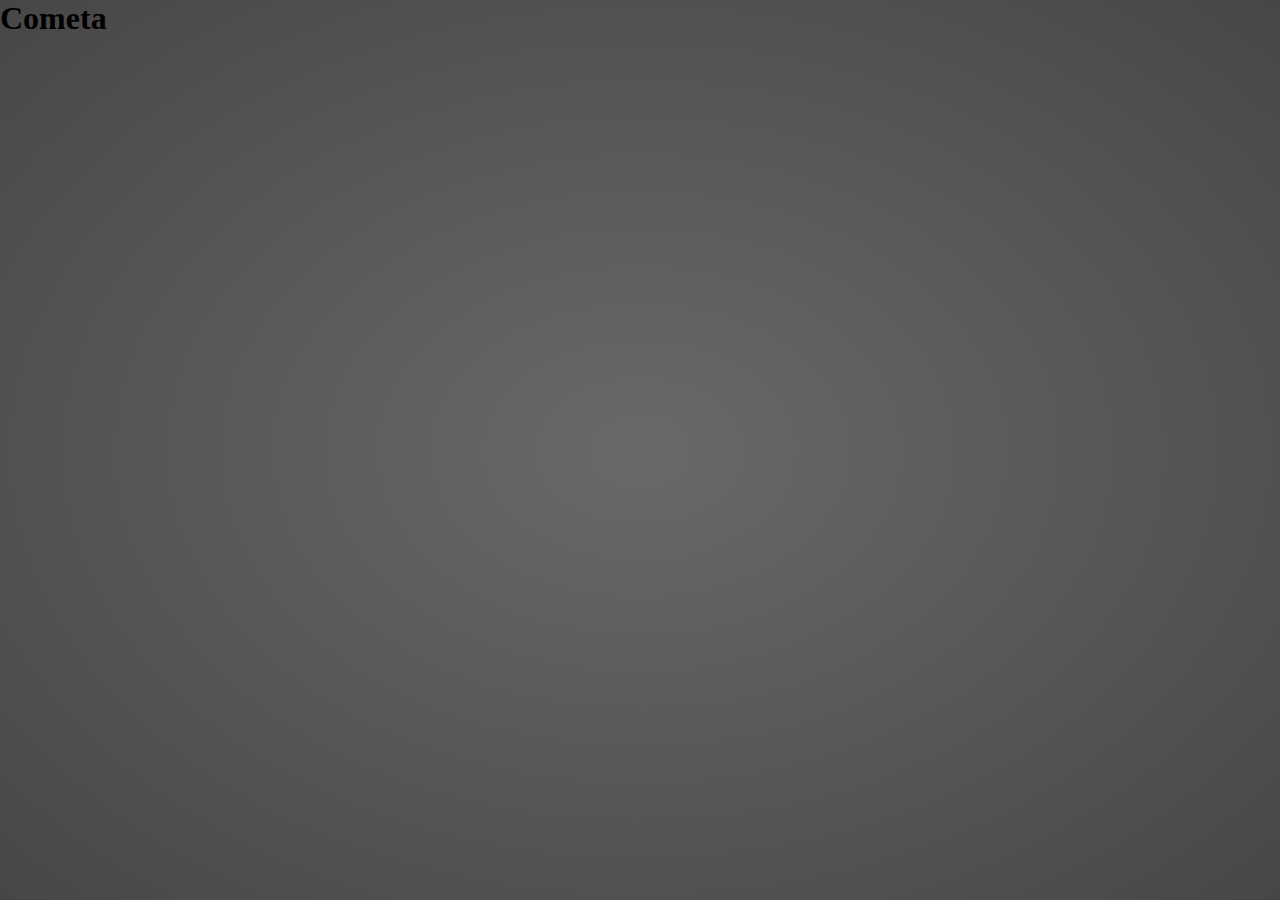
<file: Index.html>
<!DOCTYPE html>
<html lang="es">
<head>
    <meta charset="UTF-8">
    <meta http-equiv="X-UA-Compatible" content="IE=edge">
    <meta name="viewport" content="width=device-width, initial-scale=1.0">
    <title>starlight</title>
    <link rel="stylesheet" href="style.css">
</head>
<body>
    <div class="container">
        <h1>Cometa</h1>
        <div class="cometa uno"></div>
        <div class="cometa dos"></div>
        <div class="cometa tres"></div>
        <div class="cometa cuatro"></div>
        <div class="cometa cinco"></div>
        
    </div>
</body>
</html>
</file>
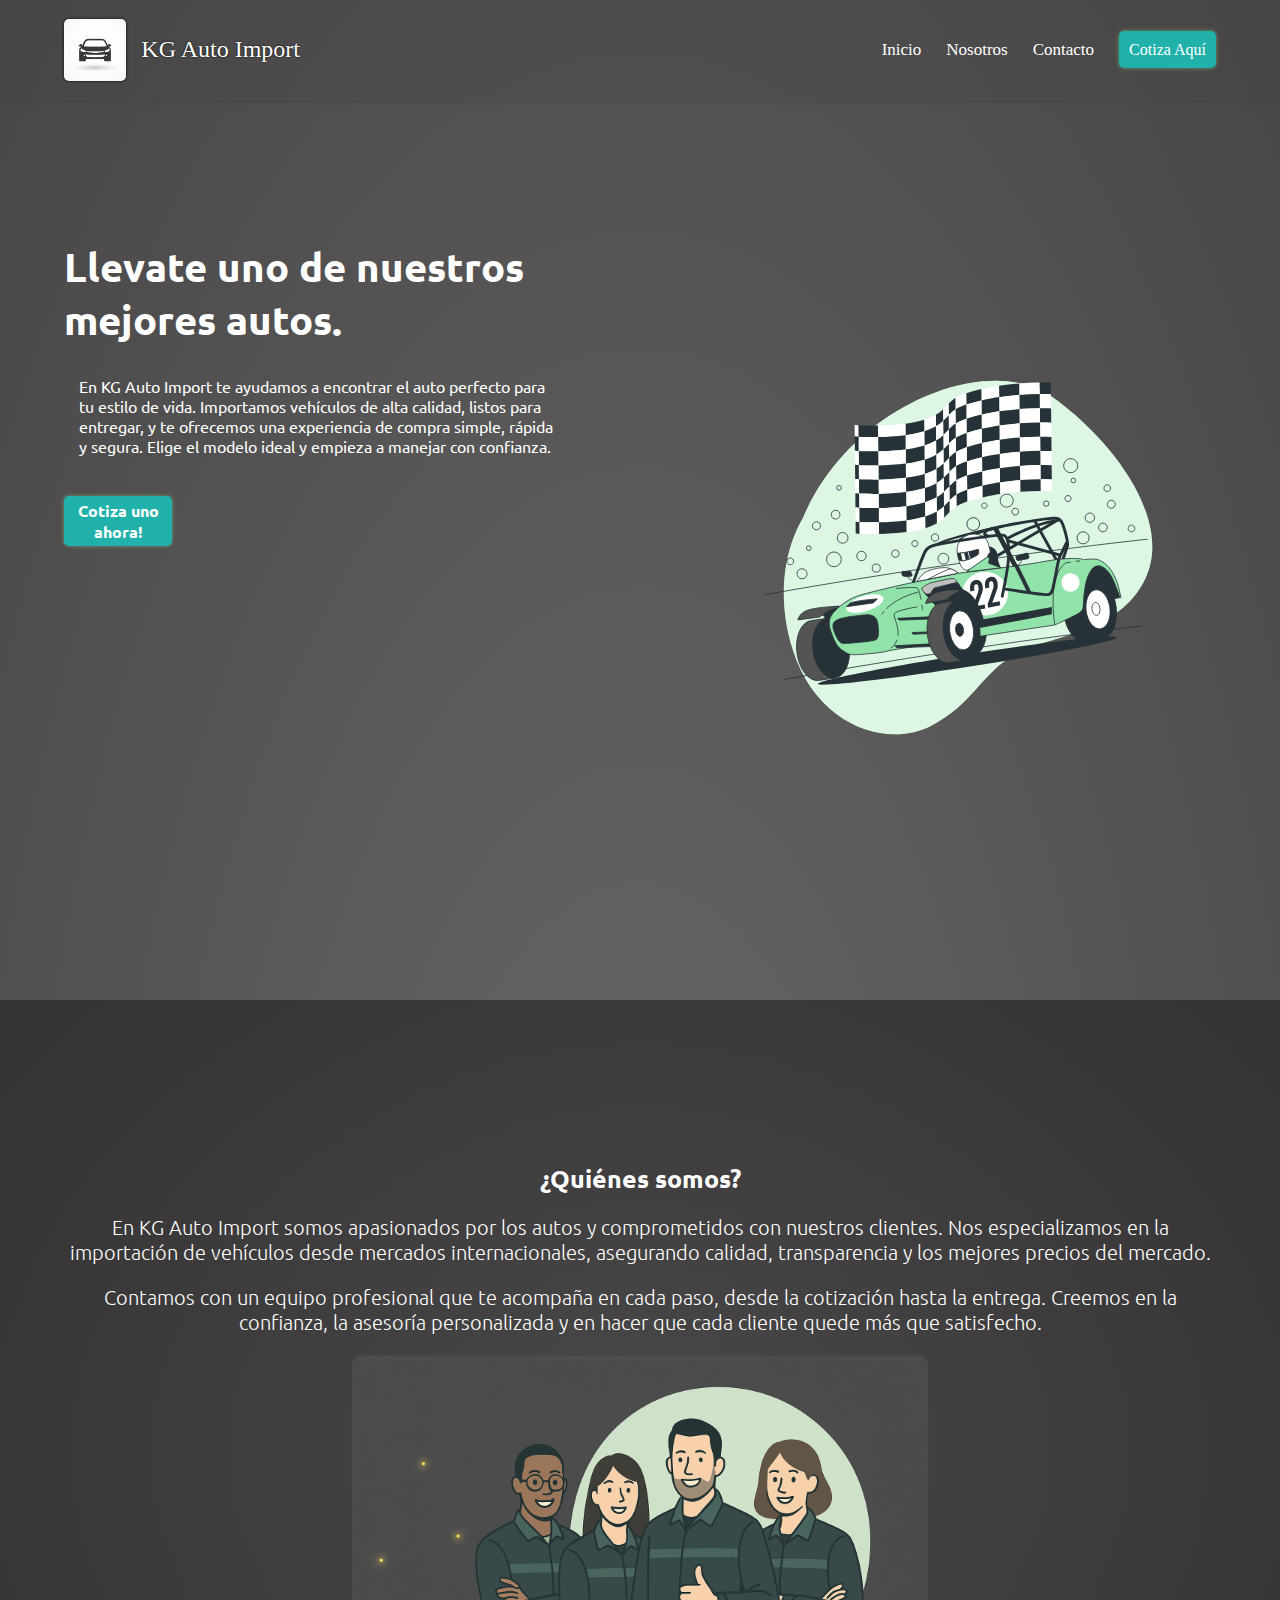
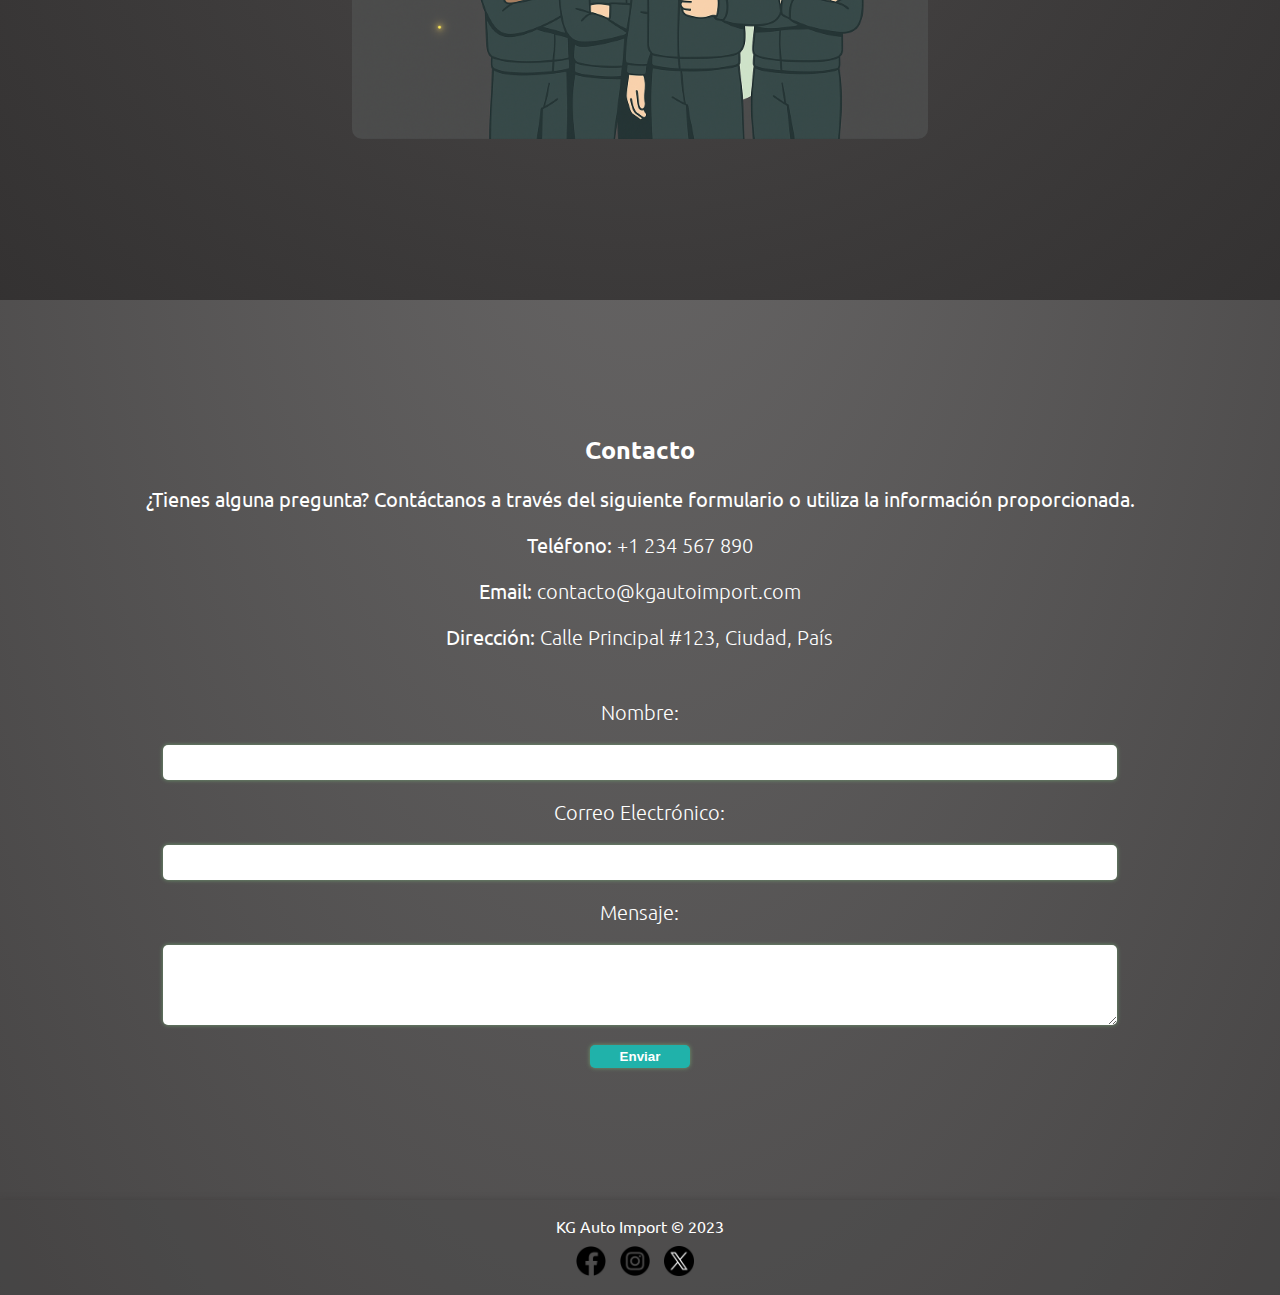
<file: index.html>
<!DOCTYPE html>
<html lang="es">
  <head>
    <meta charset="UTF-8" />
    <meta http-equiv="X-UA-Compatible" content="IE=edge" />
    <meta name="viewport" content="width=device-width, initial-scale=1.0" />
    <title>Dealer</title>
    <link rel="stylesheet" href="css/style.css" />
    <link rel="shortcut icon" href="img/volante.png" type="image/x-icon" />
    <link rel="preconnect" href="https://fonts.googleapis.com" />
    <link rel="preconnect" href="https://fonts.gstatic.com" crossorigin />
    <link
      href="https://fonts.googleapis.com/css2?family=Roboto:wght@300&family=Ubuntu:wght@300&display=swap"
      rel="stylesheet"
    />
  </head>

  <body>
    <div class="container">
      <header>
        <div id="encabezado">
          <div id="logotipo">
            <img src="img/carrito.webp" alt="logo" />
            <h2>KG Auto Import</h2>
          </div>
          <div id="menumovil" class="menumovil">
            <nav id="menu">
              <ul>
                <li><a href="#" id="inicio">Inicio</a></li>
                <li><a href="#about" id="nosotros">Nosotros</a></li>
                <li><a href="#contacto" id="contact">Contacto</a></li>
              </ul>
            </nav>
            <div id="login">
              <a class="boton" href="cotizar.html">Cotiza Aquí</a>
            </div>
          </div>

          <div id="burger" class="menu_burger">
            <img src="img/hamburguesa.png" alt="menu" />
          </div>
        </div>
      </header>
      <main>
        <div class="imagen">
          <img src="img/f1.svg" alt="Imagen De Vehiculo" />
        </div>
        <div class="text">
          <h1>Llevate uno de nuestros mejores autos.</h1>
          <p class="desk">
            En KG Auto Import te ayudamos a encontrar el auto perfecto para tu
            estilo de vida. Importamos vehículos de alta calidad, listos para
            entregar, y te ofrecemos una experiencia de compra simple, rápida y
            segura. Elige el modelo ideal y empieza a manejar con confianza.
          </p>
          <p class="movile">
            Elige el modelo ideal y empieza a manejar con confianza.
          </p>
          <a class="boton" href="cotizar.html">Cotiza uno ahora!</a>
        </div>
      </main>
      <section class="about-section" id="about">
        <div class="about-container">
          <div class="about">
            <h2>¿Quiénes somos?</h2>
            <p>
              En KG Auto Import somos apasionados por los autos y comprometidos
              con nuestros clientes. Nos especializamos en la importación de
              vehículos desde mercados internacionales, asegurando calidad,
              transparencia y los mejores precios del mercado.
            </p>
            <p>
              Contamos con un equipo profesional que te acompaña en cada paso,
              desde la cotización hasta la entrega. Creemos en la confianza, la
              asesoría personalizada y en hacer que cada cliente quede más que
              satisfecho.
            </p>
          </div>
        </div>
        <div class="img-about">
          <img src="img/Team.png" alt="Team" />
        </div>
      </section>

      <section class="contacto" id="contacto">
        <h2>Contacto</h2>
        <p>
          ¿Tienes alguna pregunta? Contáctanos a través del siguiente formulario
          o utiliza la información proporcionada.
        </p>
        <div class="info">
          <p><strong>Teléfono:</strong> +1 234 567 890</p>
          <p><strong>Email:</strong> contacto@kgautoimport.com</p>
          <p><strong>Dirección:</strong> Calle Principal #123, Ciudad, País</p>
        </div>
        <form action="" method="post" id="formulario">
          <label for="name">Nombre:</label>
          <input type="text" id="name" name="name" required />

          <label for="email">Correo Electrónico:</label>
          <input type="email" id="email" name="email" required />

          <label for="message">Mensaje:</label>
          <textarea id="message" name="message" rows="4" required></textarea>

          <div id="confirmation"></div>
          <button type="submit" class="boton">Enviar</button>
        </form>
      </section>

      <footer>
        <div class="footer">
          <p>KG Auto Import &copy; 2023</p>
          <div class="redes">
            <a href="https://www.facebook.com/" target="_blank"
              ><img src="img/facebook.png" alt="facebook"
            /></a>
            <a href="https://www.instagram.com/" target="_blank"
              ><img src="img/instagram.png" alt="instagram"
            /></a>
            <a href="https://twitter.com/" target="_blank"
              ><img src="img/gorjeo.png" alt="twitter"
            /></a>
          </div>
        </div>
      </footer>

      <div class="cometa uno"></div>
      <div class="cometa dos"></div>
      <div class="cometa tres"></div>
      <div class="cometa cuatro"></div>
      <div class="cometa cinco"></div>

      <script src="js/main.js"></script>
    </div>
  </body>
</html>
</file>
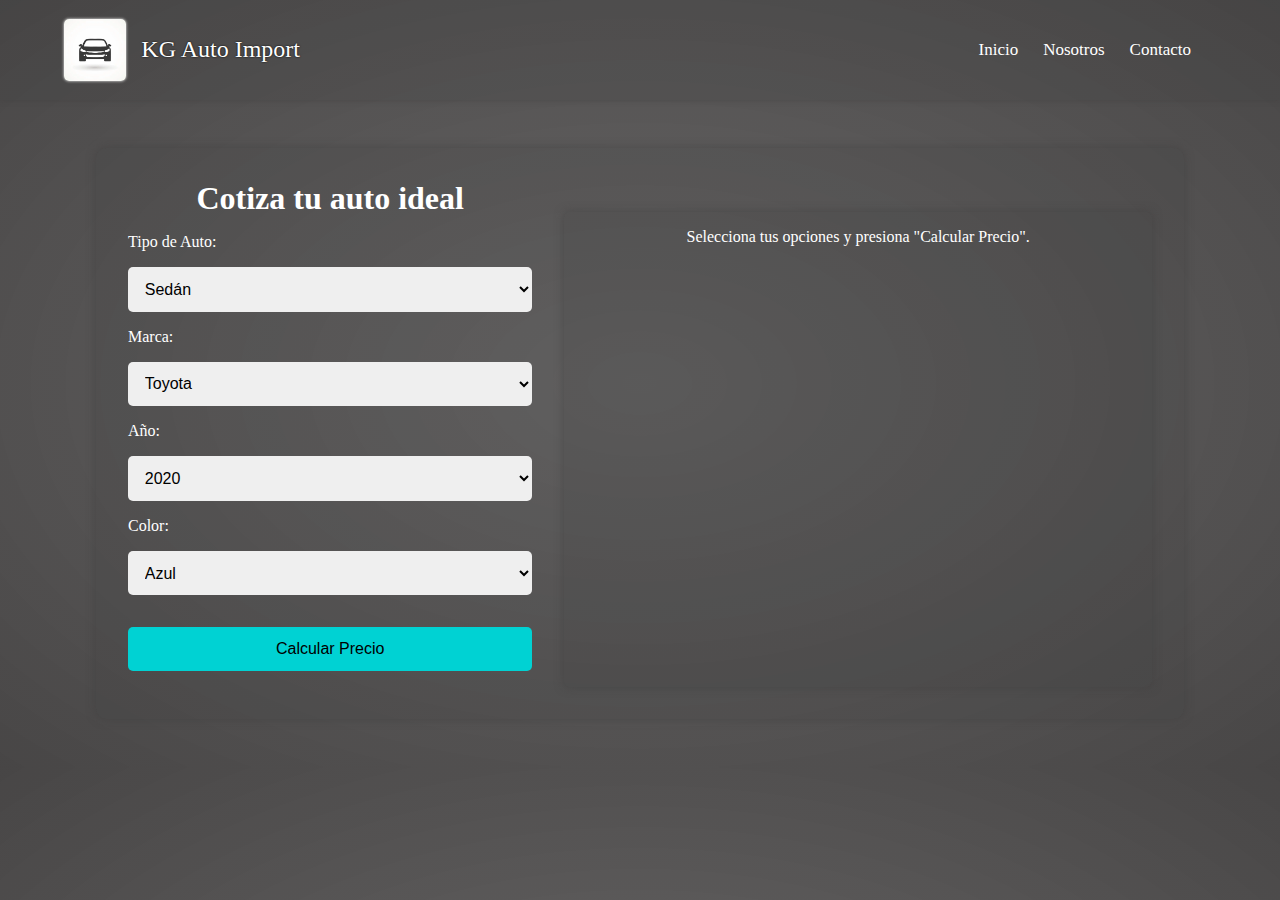
<file: cotizar.html>
<!DOCTYPE html>
<html lang="es">
  <head>
    <meta charset="UTF-8" />
    <meta name="viewport" content="width=device-width, initial-scale=1.0" />
    <title>Cotiza tu auto</title>
    <link rel="stylesheet" href="css/cotizar.css" />
    <link rel="shortcut icon" href="img/volante.png" type="image/x-icon" />
  </head>
  <body>
    <header>
      <div id="encabezado">
        <div id="logotipo">
          <img src="img/carrito.webp" alt="logo" />
          <h2>KG Auto Import</h2>
        </div>
        <div id="menumovil" class="menumovil">
          <nav id="menu">
            <ul>
              <li><a href="index.html">Inicio</a></li>
              <li><a href="index.html#about">Nosotros</a></li>
              <li><a href="index.html#contacto">Contacto</a></li>
            </ul>
          </nav>
        </div>
        <div id="burger" class="menu_burger">
          <img src="img/hamburguesa.png" alt="menu" />
        </div>
      </div>
    </header>
    <div class="container">
      <div class="cotizador">
        <h1>Cotiza tu auto ideal</h1>

        <label for="tipo">Tipo de Auto:</label>
        <select id="tipo">
          <option value="sedan">Sedán</option>
          <option value="suv">SUV</option>
          <option value="pickup">Pickup</option>
        </select>

        <label for="marca">Marca:</label>
        <select id="marca">
          <option value="toyota">Toyota</option>
          <option value="ford">Ford</option>
          <option value="honda">Honda</option>
        </select>

        <label for="anio">Año:</label>
        <select id="anio">
          <option value="2020">2020</option>
          <option value="2022">2022</option>
          <option value="2024">2024</option>
        </select>

        <label for="color">Color:</label>
        <select id="color">
          <option value="azul">Azul</option>
          <option value="verde">Verde</option>
          <option value="gris">Gris</option>
          <option value="rojo">Rojo</option>
          <option value="amarillo">Amarillo</option>
          <option value="morado">Morado</option>
          <option value="naranja">Naranja</option>
          <option value="rosa">Rosa</option>
          <option value="blanco">Blanco</option>
          <option value="negro">Negro</option>
        </select>

        <button onclick="calcularPrecio()">Calcular Precio</button>
      </div>

      <div class="resultado" id="resultado">
        <p>Selecciona tus opciones y presiona "Calcular Precio".</p>
      </div>
    </div>

    <script src="js/cotizar.js"></script>
  </body>
</html>
</file>
<file: style.css>
* {
    margin: 0px;
    padding: 0px;
}

/* Fondo hecho para que se vean bien los cometas */

.container {
    position: relative;
    width: 100%;
    height: 100vh;
    background: radial-gradient(rgba(65, 63, 63, 0.786), rgba(48, 46, 46, 0.885));
    overflow: hidden;
}

/* Encabezado */
/* fondo del encabezado */
header {
    width: 100%;
    height: 100px;
    background: rgba(65, 63, 63, 0.2);
    box-shadow: 0px 0px 5px rgba(65, 63, 63, 0.6);
}
/* Caja para el contenido dentro del encabezado */
#encabezado {
    width: 90%;
    height: 100px;
    margin: 0px auto;
    display: flex;
    flex-flow: row wrap;
    align-items: center;
    justify-content: space-between;
}
/* logo y nombre de la web*/
#logotipo {
    display: flex;
    flex-direction: row wrap;
    align-items: center;
    
}
/* estilos de el texto del logo */
#logotipo h2 {
    margin-left: 15px;
    color: white;
    font-weight: lighter;
    text-shadow: 0px 0px 2px black;
}
/* tamaño de la imagen en el logo */
#logotipo img {
    width: 10%;
    border-radius: 5px;
    box-shadow: 0px 0px 3px;
}

/* haciendo los links a otras secciones de la pagina */
#menu ul {
    list-style: none;
    display: flex;
    flex-flow: row wrap;
}

#menu ul li {
    margin-right: 25px;
    font-size: 17px;
}


#menu ul li a{
    display: block;
    color: white;
    text-decoration: none;
}

#menu ul li a:hover{
    color: rgb(180, 180, 141);
    text-decoration: underline;
    transform: scale(1.1);
}

/* haciendo el boton de login en el menu */

#login button {
    cursor: pointer;
    width: 70px;
    height: 20px;
    border-radius: 5px;
    background-color: rgb(235, 229, 222);
    border: none;
    color: black;
    font-weight: bold;
    transition: all 300ms;
}

#login button:hover {
    border-radius: 6px;
    box-shadow: 0px 0px 5px black;
    color: rgb(93, 88, 37);
}

/* estilos menu hamburgesa para version movil */
/* no debe aparecer en la vista de escritorio */
.menu_burger {
    display: none;
}

.menu_burger img {
    width: 40px;
}

/* Contenido de la pagina */
/* dividi la pagina en 4 secciones, porque queria el contenido dividido en la parte iz superior,
y en la parte derecha inferior, pero como ahora lo resolvi de otra manera casi no es necesario. ahora
se puede hacer con dos columnas. */
main {
    width: 100%;
    height: 100vh;
    display: grid;
    grid-template: 50% 50% / 50% 50%;
}

/* aqui puse los atributos de la caja imagen que va en la esquina inferior derecha */

.imagen {
    grid-column: 2/3;
    grid-row: 1/3;
    align-self: center;
    justify-self: center;
    animation: auto 3s infinite linear;
}

@keyframes auto {
    0% {
        transform: translate(-5%, 5%) rotateY(10deg);
        scale: 1;
        
    }
    50% {
        transform: translate(5%, -5%) rotateY(-10deg);
        scale: 0.9;
    }
    100% {
        transform: translate(-5%, 5%) rotateY(10deg);
        scale: 1;
    }
}

.imagen img {
    width: 400px;
}

/* aqui puse los atributos de la caja con el texto, no me gusto como quedo,
tengo que seguir intentando moverlo y cambiarle la fuente y la organizacion. */

.text {
    grid-column: 1/2;
    grid-row: 1/3;
    color: white;
    width: 80%;
    height: 100vh;
    font-family: 'Ubuntu', sans-serif;
    justify-self: center;
    margin-top: 140px;
    
}

.text h1 {
    font-size: 40px;
    margin-bottom: 30px;
}

.text p {
    margin: 15px;
    margin-bottom: 40px;
}
.movile {
    display: none;
}

/* el boton tiene la sombra negra que lo hacer ver muy opaco, y el color verde parece moco
ver que hacer con el color. */

.text button {
    cursor: pointer;
    border-radius: 5px;
    border: none;
    width: 100px;
    background-color: rgba(72, 159, 72, 0.681);
    box-shadow: 0px 0px 3px black;
    color: white;
    padding: 4px;
}

.text button:hover {
    border-radius: 7px;
    background-color: rgba(72, 159, 72, 0.764);
}



/* Animacion de cometas */

.cometa {
    position: absolute;
    width: 10px;
    height: 10px;
    top: 110%;
    border-radius: 50%;
    background-color: rgb(242, 211, 56);
    box-shadow: 0px 0px 6px rgb(237, 198, 56),
                0px 0px 12px rgb(234, 216, 115),
                0px 0px 20px rgb(244, 236, 167);
}

.uno {
    animation: comet 1s infinite linear;
    animation-delay: 3s;
}

.dos {
    animation: comet2 0.8s infinite linear;
    animation-delay: 5s;
}

.tres {
    animation: comet3 1.3s infinite linear;
    animation-delay: 2s;
}

.cuatro {
    animation: comet4 0.9s infinite linear;
    animation-delay: 4s;
}

.cinco {
    animation: comet5 1.5s infinite linear;
    animation-delay: 6s;
}

@keyframes comet {
    0% {
        top: 0%;
        left: 100%;
    }
    100% {
        top: 100%;
        left: 0;
    }
}

@keyframes comet2 {
    0% {
        top: 0%;
        left: 87%;
    }
    100% {
        top: 100%;
        left: 12%;
    }
}

@keyframes comet3 {
    0% {
        top: 12%;
        left: 100%;
    }
    100% {
        top: 88%;
        left: 0%;
    }
}
@keyframes comet4 {
    0% {
        top: 12%;
        left: 100%;
    }
    100% {
        top: 100%;
        left: 8%;
    }
}
@keyframes comet5 {
    0% {
        top: 0%;
        left: 92%;
    }
    100% {
        top: 90%;
        left: 0%;
    }
}

/* Responsive */

@media (max-width: 1050px) {
    #logotipo {
        width: 60%;
    }
}

@media (max-width: 1000px) {
    .text {
        grid-column: 1/3;
        grid-row: 1/2;
    }
    .text h1{
        font-size: 30px;
    }
    .text p {
        width: 50%;
    }
    #logotipo img {
        width: 12%;
    }
}

@media (max-width: 860px) {
    #logotipo {
        width: 50%;
    }
    #logotipo img {
        width: 15%;
    }
}

@media (max-width: 700px) {
    .text {
        grid-column: 1/3;
        grid-row: 1/2;
        margin-top: 120px;
    }
    .text h1 {
        font-size: 25px;
    }
    #logotipo img {
        width: 18%;
    }
    .desk {
        display: none;
    }
    .movile {
        display: block;
    }
    #menu {
        display: none;
    }
    #login {
        display: none;
    }
    .menu_burger {
        display: block;
    }
}
@media (max-width: 520px) {
    #logotipo {
        width: 60%;
    }
    #logotipo img {
        width: 22%;
    }
    .text {
        margin-top: 90px;
    }
}
@media (max-width: 415px) {
    #logotipo {
        width: 70%;
    }
    .text {
        margin-top: 65px;
    }

}
@media (max-width: 355px) {
    #logotipo img {
        width: 30%;
    }
    .text {
        margin-top: 35px;
    }
}
</file>
<file: css/style.css>
* {
  margin: 0px;
  padding: 0px;
}

html {
  scroll-behavior: smooth;
}

/* Fondo hecho para que se vean bien los cometas */

.container {
  position: relative;
  width: 100%;
  background: radial-gradient(rgba(65, 63, 63, 0.786), rgba(48, 46, 46, 0.885));
  overflow: hidden;
}

/* Encabezado */
/* fondo del encabezado */
header {
  width: 100%;
  height: 100px;
  background: rgba(65, 63, 63, 0.2);
  box-shadow: 0px 0px 5px rgba(65, 63, 63, 0.6);
}

/* Caja para el contenido dentro del encabezado */
#encabezado {
  width: 90%;
  height: 100px;
  margin: 0px auto;
  display: flex;
  flex-flow: row wrap;
  align-items: center;
  justify-content: space-between;
}

/* logo y nombre de la web*/
#logotipo {
  display: flex;
  flex-direction: row wrap;
  align-items: center;
}

/* estilos de el texto del logo */
#logotipo h2 {
  margin-left: 15px;
  color: white;
  font-weight: lighter;
  text-shadow: 0px 0px 2px black;
}

/* tamaño de la imagen en el logo */
#logotipo img {
  width: 10%;
  border-radius: 5px;
  box-shadow: 0px 0px 3px;
}

.menumovil {
  display: flex;
  flex-flow: row wrap;
  align-items: center;
}

/* haciendo los links a otras secciones de la pagina */
#menu ul {
  list-style: none;
  display: flex;
  flex-flow: row wrap;
}

#menu ul li {
  margin-right: 25px;
  font-size: 17px;
}

#menu ul li a {
  display: block;
  color: white;
  text-decoration: none;
}

#menu ul li a:hover {
  color: rgb(180, 180, 141);
  text-decoration: underline;
  transform: scale(1.1);
}

/* haciendo el boton de login en el menu */

#login .boton {
  cursor: pointer;
  border-radius: 5px;
  padding: 10px;
  background-color: lightseagreen;
  box-shadow: 0px 0px 4px rgb(110, 154, 110);
  border: none;
  color: white;
  text-decoration: none;
  font-weight: bold;
  font-weight: normal;
  transition: all 300ms;
}

#login .boton:hover {
  border-radius: 6px;
  box-shadow: 0px 0px 5px rgb(110, 154, 110) inset;
  color: rgb(93, 88, 37);
}

/* estilos menu hamburgesa para version movil */
/* no debe aparecer en la vista de escritorio */
.menu_burger {
  display: none;
}

.menu_burger img {
  width: 40px;
}

/* Contenido de la pagina */
/* dividi la pagina en 4 secciones, porque queria el contenido dividido en la parte iz superior,
y en la parte derecha inferior, pero como ahora lo resolvi de otra manera casi no es necesario. ahora
se puede hacer con dos columnas. */
main {
  width: 100%;
  height: 100vh;
  display: grid;
  grid-template: 50% 50% / 50% 50%;
}

/* aqui puse los atributos de la caja imagen que va en la esquina inferior derecha */

.imagen {
  grid-column: 2/3;
  grid-row: 1/3;
  align-self: center;
  justify-self: center;
  animation: auto 3s infinite linear;
}

@keyframes auto {
  0% {
    transform: translate(-5%, 5%) rotateY(10deg);
    scale: 1;
  }

  50% {
    transform: translate(5%, -5%) rotateY(-10deg);
    scale: 0.9;
  }

  100% {
    transform: translate(-5%, 5%) rotateY(10deg);
    scale: 1;
  }
}

.imagen img {
  width: 400px;
}

/* aqui puse los atributos de la caja con el texto, no me gusto como quedo,
tengo que seguir intentando moverlo y cambiarle la fuente y la organizacion. */

.text {
  grid-column: 1/2;
  grid-row: 1/3;
  color: white;
  width: 80%;
  height: 100vh;
  font-family: "Ubuntu", sans-serif;
  justify-self: center;
  margin-top: 140px;
}

.text h1 {
  font-size: 40px;
  margin-bottom: 30px;
}

.text p {
  margin: 15px;
  margin-bottom: 40px;
}

.movile {
  display: none;
}

/* el boton tiene la sombra negra que lo hacer ver muy opaco, y el color verde parece moco
ver que hacer con el color. */

.text .boton {
  cursor: pointer;
  border-radius: 5px;
  border: none;
  display: block;
  width: 100px;
  text-align: center;
  font-weight: bold;
  background-color: lightseagreen;
  box-shadow: 0px 0px 4px rgb(110, 154, 110);
  color: white;
  padding: 4px;
  text-decoration: none;
  transition: all 300ms;
}

.text .boton:hover {
  border-radius: 7px;
  box-shadow: 0px 0px 5px rgb(110, 154, 110) inset;
  color: rgb(93, 88, 37);
}

/* Animacion de cometas */

.cometa {
  position: absolute;
  width: 10px;
  height: 10px;
  top: 110%;
  border-radius: 50%;
  background-color: rgb(242, 211, 56);
  box-shadow: 0px 0px 6px rgb(237, 198, 56), 0px 0px 12px rgb(234, 216, 115),
    0px 0px 20px rgb(244, 236, 167);
}

.uno {
  animation: comet 1s infinite linear;
  animation-delay: 3s;
}

.dos {
  animation: comet2 0.8s infinite linear;
  animation-delay: 5s;
}

.tres {
  animation: comet3 1.3s infinite linear;
  animation-delay: 2s;
}

.cuatro {
  animation: comet4 0.9s infinite linear;
  animation-delay: 4s;
}

.cinco {
  animation: comet5 1.5s infinite linear;
  animation-delay: 6s;
}

@keyframes comet {
  0% {
    top: 0%;
    left: 100%;
  }

  100% {
    top: 100%;
    left: 0;
  }
}

@keyframes comet2 {
  0% {
    top: 0%;
    left: 87%;
  }

  100% {
    top: 100%;
    left: 12%;
  }
}

@keyframes comet3 {
  0% {
    top: 12%;
    left: 100%;
  }

  100% {
    top: 88%;
    left: 0%;
  }
}

@keyframes comet4 {
  0% {
    top: 12%;
    left: 100%;
  }

  100% {
    top: 100%;
    left: 8%;
  }
}

@keyframes comet5 {
  0% {
    top: 0%;
    left: 92%;
  }

  100% {
    top: 90%;
    left: 0%;
  }
}

.about-section {
  width: 100%;
  height: 100vh;
  background: radial-gradient(rgba(65, 63, 63, 0.786), rgba(48, 46, 46, 0.885));
  display: flex;
  flex-direction: column;
  align-items: center;
  justify-content: center;
  position: relative;
  color: white;
  font-family: "Ubuntu", sans-serif;
}

.about {
  width: 90%;
  display: flex;
  flex-direction: column;
  align-items: center;
  justify-content: center;
  margin: 0% auto;
  color: white;
  font-family: "Ubuntu", sans-serif;
  text-align: center;
}

.about h2 {
  font-size: 25px;
  margin-bottom: 20px;
}
.about p {
  font-size: 20px;
  margin-bottom: 20px;
  font-weight: lighter;
}

.img-about {
  width: 90%;
  display: flex;
  flex-direction: column;
  align-items: center;
  justify-content: center;
}

.img-about img {
  width: 50%;
  border-radius: 10px;
}

.contacto {
  width: 90%;
  height: 100vh;
  display: flex;
  flex-direction: column;
  align-items: center;
  justify-content: center;
  margin: 0 auto;
  color: white;
  font-family: "Ubuntu", sans-serif;
}

.contacto h2 {
  font-size: 25px;
  margin-bottom: 20px;
}
.contacto p {
  font-size: 20px;
  margin-bottom: 20px;
  text-align: center;
}

.contacto .info {
  width: 90%;
  display: flex;
  flex-direction: column;
  align-items: center;
  justify-content: center;
  margin-bottom: 20px;
  font-weight: lighter;
}

.contacto form {
  width: 90%;
  display: flex;
  flex-direction: column;
  align-items: center;
  justify-content: center;
}
.contacto form label {
  font-size: 20px;
  margin: 10px;
  font-weight: lighter;
}

.contacto form input {
  width: 90%;
  padding: 10px;
  margin: 10px;
  border-radius: 5px;
  border: none;
  box-shadow: 0px 0px 4px rgb(110, 154, 110);
}

.contacto form textarea {
  width: 90%;
  padding: 10px;
  margin: 10px;
  border-radius: 5px;
  border: none;
  box-shadow: 0px 0px 4px rgb(110, 154, 110);
}
.contacto form button {
  cursor: pointer;
  border-radius: 5px;
  border: none;
  display: block;
  width: 100px;
  text-align: center;
  font-weight: bold;
  background-color: lightseagreen;
  box-shadow: 0px 0px 4px rgb(110, 154, 110);
  color: white;
  padding: 4px;
  margin-top: 10px;
  text-decoration: none;
  transition: all 300ms;
}

.contacto form button:hover {
  border-radius: 7px;
  box-shadow: 0px 0px 5px rgb(110, 154, 110) inset;
  color: rgb(93, 88, 37);
}

#confirmation {
  display: none;
  background-color: rgba(65, 63, 63, 0.336);
  padding: 1rem;
  border-radius: 5px;
  border: 1px solid rgba(49, 185, 67, 0.6);
  box-shadow: 0px 0px 5px rgba(65, 63, 63, 0.6);
  margin: 1rem auto;
  color: white;
  font-weight: bold;
}

/* Footer */

footer {
  width: 100%;
  background-color: rgba(65, 63, 63, 0.2);
  box-shadow: 0px -1px 5px rgba(65, 63, 63, 0.6);
}

.footer {
  width: 90%;
  color: white;
  font-family: "Ubuntu", sans-serif;
  display: flex;
  flex-direction: column;
  align-items: center;
  gap: 10px;
  justify-content: center;
  padding: 1rem;
  margin: 0 auto;
  text-align: center;
}

.footer img {
  width: 30px;
  border-radius: 5px;
  margin-right: 10px;
}

.footer a img:hover {
  transform: scale(1.1);
  transition: all 300ms;
}

/* Responsive */

@media (max-width: 1055px) {
  #logotipo {
    width: 60%;
  }
}

@media (max-width: 1000px) {
  .text {
    grid-column: 1/3;
    grid-row: 1/2;
  }

  .text h1 {
    font-size: 30px;
  }

  .text p {
    width: 50%;
  }

  #logotipo {
    width: 55%;
  }

  #logotipo img {
    width: 12%;
  }
}

@media (max-width: 860px) {
  #logotipo {
    width: 45%;
  }

  #logotipo img {
    width: 15%;
  }

  .img-about img {
    width: 60%;
  }
}

@media (max-width: 700px) {
  .text {
    grid-column: 1/3;
    grid-row: 1/2;
    margin-top: 120px;
  }

  .text h1 {
    font-size: 25px;
  }

  #logotipo img {
    width: 18%;
  }

  .desk {
    display: none;
  }

  .movile {
    display: block;
  }

  .menu_burger {
    display: block;
  }

  /* aqui trabajaremos en la parte del menu en el movil. */
  .menumovil {
    position: absolute;
    width: 100%;
    height: 400px;
    background-color: rgb(83, 90, 83);
    opacity: 0.95;
    z-index: 3;
    top: 100px;
    transform: translateX(200%);
    transition: all 300ms;
  }
  .menumovil--show {
    transform: translateX(-5%);
  }
  #menu {
    width: 100%;
    text-align: center;
  }
  #menu ul {
    display: flex;
    flex-direction: column;
    padding: 20px;
  }
  #menu ul li {
    margin: 25px;
    font-size: 22px;
  }
  #login {
    width: 100%;
    text-align: center;
    margin: 20px;
  }
  #login .boton {
    font-size: 20px;
  }
}

@media (max-width: 520px) {
  #logotipo {
    width: 60%;
  }

  #logotipo img {
    width: 22%;
  }

  .text {
    margin-top: 90px;
  }
  .img-about img {
    width: 80%;
  }
}

@media (max-width: 415px) {
  #logotipo {
    width: 70%;
  }

  .text {
    margin-top: 65px;
    z-index: 2;
  }

  .text .boton {
    opacity: 0.9;
  }

  .imagen {
    z-index: 1;
  }
}

@media (max-width: 355px) {
  #logotipo img {
    width: 30%;
  }

  .text {
    margin-top: 35px;
  }
}

@media (max-height: 800px) {
  .about-section p {
    font-size: 16px;
  }
  .contacto p {
    font-size: 16px;
  }
}
</file>
<file: css/cotizar.css>
* {
  margin: 0px;
  padding: 0px;
}

body {
  background: radial-gradient(rgba(65, 63, 63, 0.786), rgba(48, 46, 46, 0.885));
  color: white;
}

/* Encabezado */
/* fondo del encabezado */
header {
  width: 100%;
  height: 100px;
  background: rgba(65, 63, 63, 0.2);
  box-shadow: 0px 0px 5px rgba(65, 63, 63, 0.6);
}

/* Caja para el contenido dentro del encabezado */
#encabezado {
  width: 90%;
  height: 100px;
  margin: 0px auto;
  display: flex;
  flex-flow: row wrap;
  align-items: center;
  justify-content: space-between;
}

/* logo y nombre de la web*/
#logotipo {
  display: flex;
  flex-direction: row wrap;
  align-items: center;
}

/* estilos de el texto del logo */
#logotipo h2 {
  margin-left: 15px;
  color: white;
  font-weight: lighter;
  text-shadow: 0px 0px 2px black;
}

/* tamaño de la imagen en el logo */
#logotipo img {
  width: 10%;
  border-radius: 5px;
  box-shadow: 0px 0px 3px;
}

.menumovil {
  display: flex;
  flex-flow: row wrap;
  align-items: center;
}

/* haciendo los links a otras secciones de la pagina */
#menu ul {
  list-style: none;
  display: flex;
  flex-flow: row wrap;
}

#menu ul li {
  margin-right: 25px;
  font-size: 17px;
}

#menu ul li a {
  display: block;
  color: white;
  text-decoration: none;
}

#menu ul li a:hover {
  color: rgb(180, 180, 141);
  text-decoration: underline;
  transform: scale(1.1);
}

/* estilos menu hamburgesa para version movil */
/* no debe aparecer en la vista de escritorio */
.menu_burger {
  display: none;
}

.menu_burger img {
  width: 40px;
}

.container {
  width: 80%;
  max-width: 1200px;
  margin: 3rem auto;
  background: rgba(65, 63, 63, 0.2);
  box-shadow: 0 0 10px rgba(65, 63, 63, 0.6);
  padding: 2rem;
  border-radius: 10px;
  display: flex;
  flex-direction: row;
  gap: 2rem;
}

.cotizador h1 {
  font-size: 2rem;
  text-align: center;
  margin-bottom: 1rem;
}

.cotizador select,
button {
  width: 100%;
  margin: 1rem 0;
  padding: 0.8rem;
  border: none;
  border-radius: 5px;
  font-size: 1rem;
}
.cotizador button {
  background-color: #00d2d3;
  color: #000;
  cursor: pointer;
}

.cotizador button:hover {
  background-color: #00b2b3;
  transform: scale(1.01);
}

.resultado {
  width: 100%;
  margin-top: 2rem;
  background: rgba(65, 63, 63, 0.2);
  box-shadow: 0 0 10px rgba(65, 63, 63, 0.6);
  padding: 1rem;
  border-radius: 5px;
}

.resultado h3 {
  font-size: 1.5rem;
  text-align: center;
  margin-bottom: 1rem;
}
.resultado p {
  font-size: 1rem;
  text-align: center;
  margin-bottom: 0.5rem;
}

.resultado a {
  display: block;
  text-align: center;
  margin-top: 1rem;
  color: #00d2d3;
  text-decoration: none;
  font-size: 1.2rem;
  font-weight: bold;
}

.resultado a:hover {
  color: #00b2b3;
  transform: scale(1.01);
}

.modelo-visual {
  display: flex;
  justify-content: center;
  margin-top: 1rem;
}

.modelo-visual img {
  width: 100%;
  max-width: 300px;
  border-radius: 10px;
  box-shadow: 0 0 10px #0ff;
  transition: filter 0.3s ease-in-out;
}

/* Responsive */

@media (max-width: 1055px) {
  #logotipo {
    width: 60%;
  }
}

@media (max-width: 1000px) {
  #logotipo {
    width: 55%;
  }

  #logotipo img {
    width: 12%;
  }
}

@media (max-width: 860px) {
  #logotipo {
    width: 45%;
  }

  #logotipo img {
    width: 15%;
  }
}

@media (max-width: 700px) {
  #logotipo img {
    width: 18%;
  }
  .menu_burger {
    display: block;
  }

  .container {
    flex-direction: column;
    align-items: center;
    gap: 0;
  }

  /* aqui trabajaremos en la parte del menu en el movil. */
  .menumovil {
    position: fixed;
    width: 100%;
    height: 400px;
    background-color: rgb(83, 90, 83);
    opacity: 0.95;
    z-index: 3;
    top: 100px;
    transform: translateX(200%);
    transition: all 300ms;
  }
  .menumovil--show {
    transform: translateX(-5%);
  }
  #menu {
    width: 100%;
    text-align: center;
  }
  #menu ul {
    display: flex;
    flex-direction: column;
    padding: 20px;
  }
  #menu ul li {
    margin: 25px;
    font-size: 22px;
  }
}

@media (max-width: 520px) {
  #logotipo {
    width: 60%;
  }

  #logotipo img {
    width: 22%;
  }
}

@media (max-width: 415px) {
  #logotipo {
    width: 70%;
  }
}

@media (max-width: 355px) {
  #logotipo img {
    width: 30%;
  }
}
</file>
